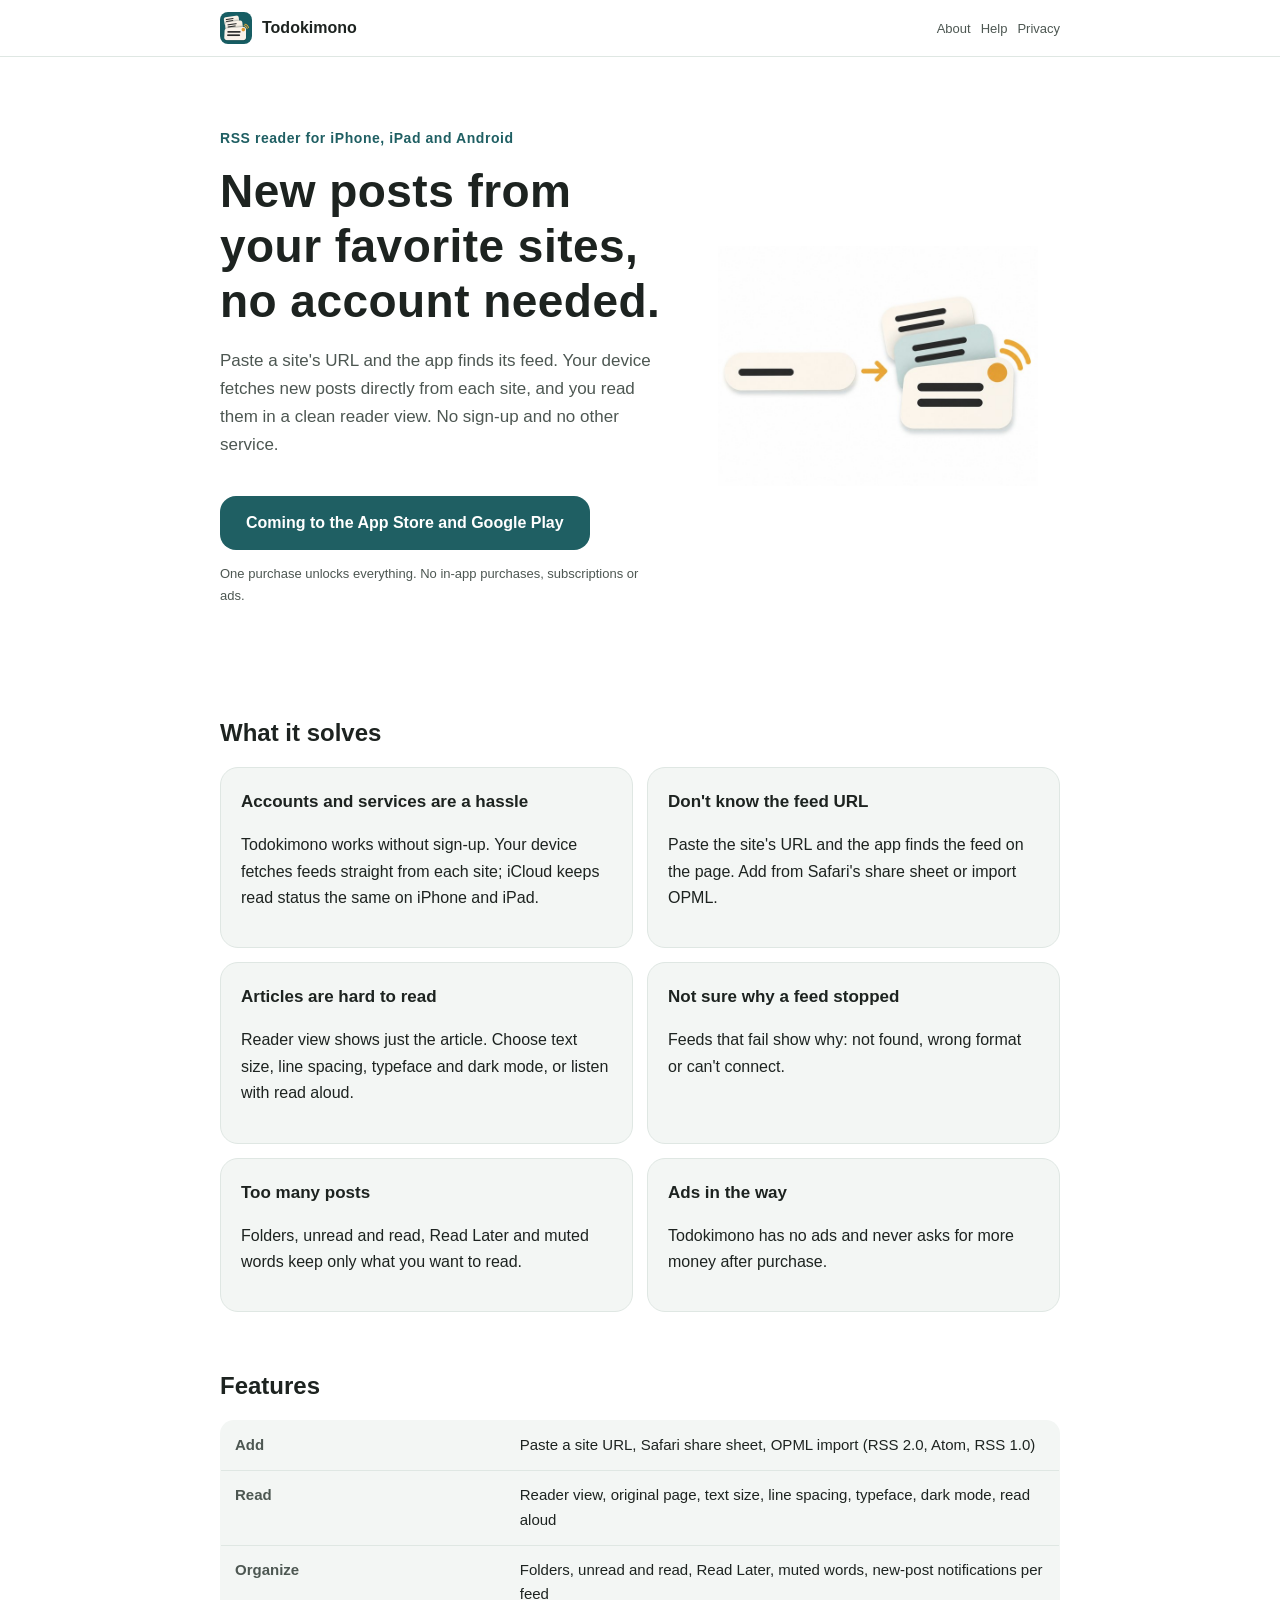
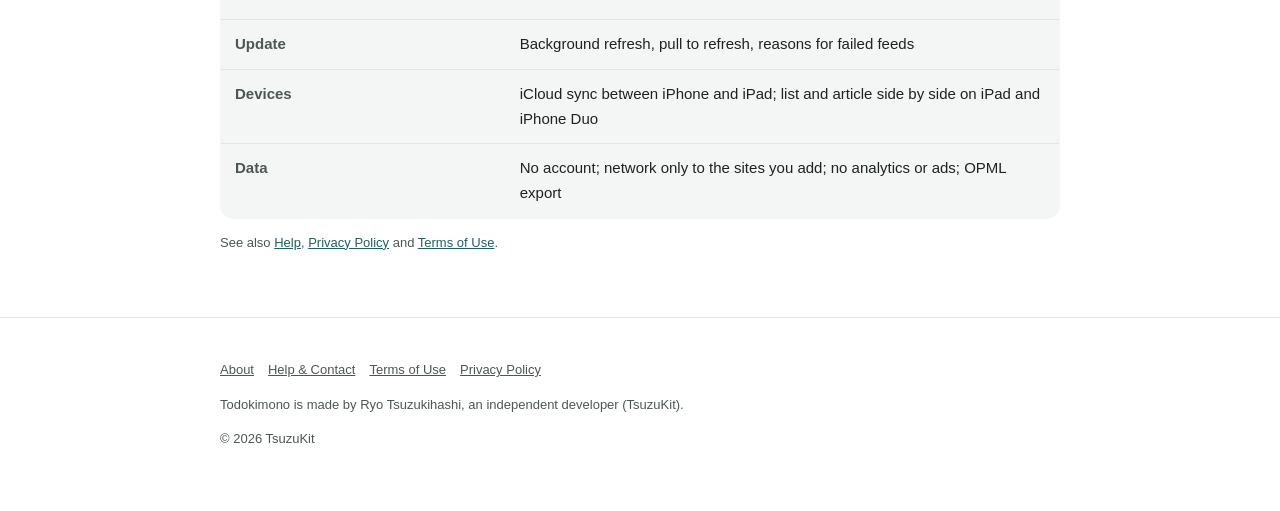
<file: index.html>
<!DOCTYPE html>
<html lang="ja" data-title-ja="とどきもの｜アカウントなしの RSS リーダー" data-title-en="Todokimono | RSS reader with no account">
<head>
<meta charset="UTF-8">
<meta name="viewport" content="width=device-width, initial-scale=1">
<script>(function(){var l=navigator.languages&&navigator.languages.length?navigator.languages:[navigator.language||"ja"],p="en";for(var i=0;i<l.length;i++){var c=String(l[i]).toLowerCase();if(c.indexOf("ja")===0){p="ja";break}if(c.indexOf("en")===0){p="en";break}}var d=document.documentElement;d.lang=p;var t=d.getAttribute("data-title-"+p);if(t){document.title=t}})();</script>
<title>とどきもの｜アカウントなしの RSS リーダー</title>
<meta name="description" content="好きなサイトの新しい記事が届いて並ぶ RSS リーダー。サイトの URL を貼るだけでフィードを見つけ、本文だけの読みやすい表示で読める。アカウントなし・端末が直に取りに行く・広告なしの買い切り。 / An RSS reader that collects new posts from the sites you choose. Paste a site&#x27;s URL to find its feed and read in a clean reader view. No account, no ads, one purchase.">
<meta property="og:title" content="とどきもの｜アカウントなしの RSS リーダー">
<meta property="og:description" content="好きなサイトの新しい記事が届いて並ぶ RSS リーダー。サイトの URL を貼るだけでフィードを見つけ、本文だけの読みやすい表示で読める。アカウントなし・端末が直に取りに行く・広告なしの買い切り。">
<meta property="og:type" content="website">
<meta property="og:url" content="https://todokimono.tsuzukit.com/">
<meta property="og:image" content="https://todokimono.tsuzukit.com/assets/og.jpg">
<link rel="icon" href="assets/icon.png">
<link rel="apple-touch-icon" href="assets/icon.png">
<link rel="stylesheet" href="style.css">
</head>
<body>
<div data-l="ja" lang="ja">
<header class="site"><div class="wrap">
<a class="brand" href="./"><img src="assets/icon.png" alt="" width="32" height="32">とどきもの</a>
<nav class="site"><a href="./">紹介</a><a href="support.html">使い方</a><a href="privacy.html">プライバシー</a></nav>
</div></header>
<main class="wrap">
<section class="hero">
<div>
<p class="eyebrow">iPhone・iPad・Android の RSS リーダー</p>
<h1>好きなサイトの新着が、<br>アカウントなしで届く。</h1>
<p class="lead">サイトの URL を貼るだけで、ページからフィードを見つけます。新しい記事は端末が直にサイトへ取りに行き、本文だけの読みやすい表示で読めます。登録も、ほかのサービスもいりません。</p>
<a class="cta" href="#store" id="store">App Store・Google Play で配信予定</a>
<p class="note">買い切りで全部の機能が使えます。アプリ内課金・サブスクリプション・広告はありません。</p>
</div>
<img src="assets/hero.jpg" alt="URL を貼ると記事のカードが届くイラスト" width="360">
</section>

<h2>こんな困りごとのために</h2>
<div class="grid two">
<div class="card"><h3>アカウントやサービスが面倒</h3><p>とどきものは登録なしで使えます。フィードは端末がサイトから直に取りに行きます。iPhone と iPad の既読は iCloud でそろいます。</p></div>
<div class="card"><h3>フィードの URL が分からない</h3><p>サイトの URL を貼るだけで、ページからフィードを見つけます。Safari の共有からも足せます。OPML の読みこみもできます。</p></div>
<div class="card"><h3>記事が読みにくい</h3><p>本文だけを抜き出した表示で読めます。字の大きさ・行間・書体・暗い表示を選べ、端末の声で読み上げもできます。</p></div>
<div class="card"><h3>更新されない理由が分からない</h3><p>取れなかったフィードには、見つからない・形が違う・つながらない、の理由を出します。</p></div>
<div class="card"><h3>記事が多すぎる</h3><p>フォルダ・未読と既読・あとで読む・語のミュートで、読みたいものだけを並べます。</p></div>
<div class="card"><h3>広告がじゃま</h3><p>とどきものに広告はありません。買い切りで、あとから支払いを求めることもありません。</p></div>
</div>

<h2>できること</h2>
<table>
<tr><th>足す</th><td>サイトの URL を貼る・Safari の共有から・OPML の読みこみ（RSS 2.0・Atom・RSS 1.0）</td></tr>
<tr><th>読む</th><td>本文だけの読みやすい表示・元のページ・字の大きさ・行間・書体・暗い表示・読み上げ</td></tr>
<tr><th>整理</th><td>フォルダ・未読と既読・あとで読む・語のミュート・フィードごとの新着の通知</td></tr>
<tr><th>更新</th><td>裏で取りに行く・引っぱって更新・取れなかった理由</td></tr>
<tr><th>端末</th><td>iCloud で iPhone と iPad をそろえる・iPad と iPhone Duo では一覧と本文を左右に</td></tr>
<tr><th>データ</th><td>アカウントなし・通信はあなたが足したサイトだけ・解析と広告なし・OPML の書き出し</td></tr>
</table>
<p class="note"><a href="support.html">使い方</a>・<a href="privacy.html">プライバシーポリシー</a>・<a href="terms.html">利用規約</a>もご覧ください。</p>
</main>
<footer class="site"><div class="wrap">
<p><a href="./">紹介</a><a href="support.html">使い方とお問い合わせ</a><a href="terms.html">利用規約</a><a href="privacy.html">プライバシーポリシー</a></p>
<p>とどきものは、個人開発者の續橋涼（TsuzuKit）が作っているアプリです。</p>
<p>© 2026 TsuzuKit</p>
</div></footer>
</div>
<div data-l="en" lang="en">
<header class="site"><div class="wrap">
<a class="brand" href="./"><img src="assets/icon.png" alt="" width="32" height="32">Todokimono</a>
<nav class="site"><a href="./">About</a><a href="support.html">Help</a><a href="privacy.html">Privacy</a></nav>
</div></header>
<main class="wrap">
<section class="hero">
<div>
<p class="eyebrow">RSS reader for iPhone, iPad and Android</p>
<h1>New posts from your favorite sites,<br>no account needed.</h1>
<p class="lead">Paste a site's URL and the app finds its feed. Your device fetches new posts directly from each site, and you read them in a clean reader view. No sign-up and no other service.</p>
<a class="cta" href="#store" id="store">Coming to the App Store and Google Play</a>
<p class="note">One purchase unlocks everything. No in-app purchases, subscriptions or ads.</p>
</div>
<img src="assets/hero.jpg" alt="Illustration of a pasted URL bringing in article cards" width="360">
</section>

<h2>What it solves</h2>
<div class="grid two">
<div class="card"><h3>Accounts and services are a hassle</h3><p>Todokimono works without sign-up. Your device fetches feeds straight from each site; iCloud keeps read status the same on iPhone and iPad.</p></div>
<div class="card"><h3>Don't know the feed URL</h3><p>Paste the site's URL and the app finds the feed on the page. Add from Safari's share sheet or import OPML.</p></div>
<div class="card"><h3>Articles are hard to read</h3><p>Reader view shows just the article. Choose text size, line spacing, typeface and dark mode, or listen with read aloud.</p></div>
<div class="card"><h3>Not sure why a feed stopped</h3><p>Feeds that fail show why: not found, wrong format or can't connect.</p></div>
<div class="card"><h3>Too many posts</h3><p>Folders, unread and read, Read Later and muted words keep only what you want to read.</p></div>
<div class="card"><h3>Ads in the way</h3><p>Todokimono has no ads and never asks for more money after purchase.</p></div>
</div>

<h2>Features</h2>
<table>
<tr><th>Add</th><td>Paste a site URL, Safari share sheet, OPML import (RSS 2.0, Atom, RSS 1.0)</td></tr>
<tr><th>Read</th><td>Reader view, original page, text size, line spacing, typeface, dark mode, read aloud</td></tr>
<tr><th>Organize</th><td>Folders, unread and read, Read Later, muted words, new-post notifications per feed</td></tr>
<tr><th>Update</th><td>Background refresh, pull to refresh, reasons for failed feeds</td></tr>
<tr><th>Devices</th><td>iCloud sync between iPhone and iPad; list and article side by side on iPad and iPhone Duo</td></tr>
<tr><th>Data</th><td>No account; network only to the sites you add; no analytics or ads; OPML export</td></tr>
</table>
<p class="note">See also <a href="support.html">Help</a>, <a href="privacy.html">Privacy Policy</a> and <a href="terms.html">Terms of Use</a>.</p>
</main>
<footer class="site"><div class="wrap">
<p><a href="./">About</a><a href="support.html">Help & Contact</a><a href="terms.html">Terms of Use</a><a href="privacy.html">Privacy Policy</a></p>
<p>Todokimono is made by Ryo Tsuzukihashi, an independent developer (TsuzuKit).</p>
<p>© 2026 TsuzuKit</p>
</div></footer>
</div>
</body>
</html>
</file>
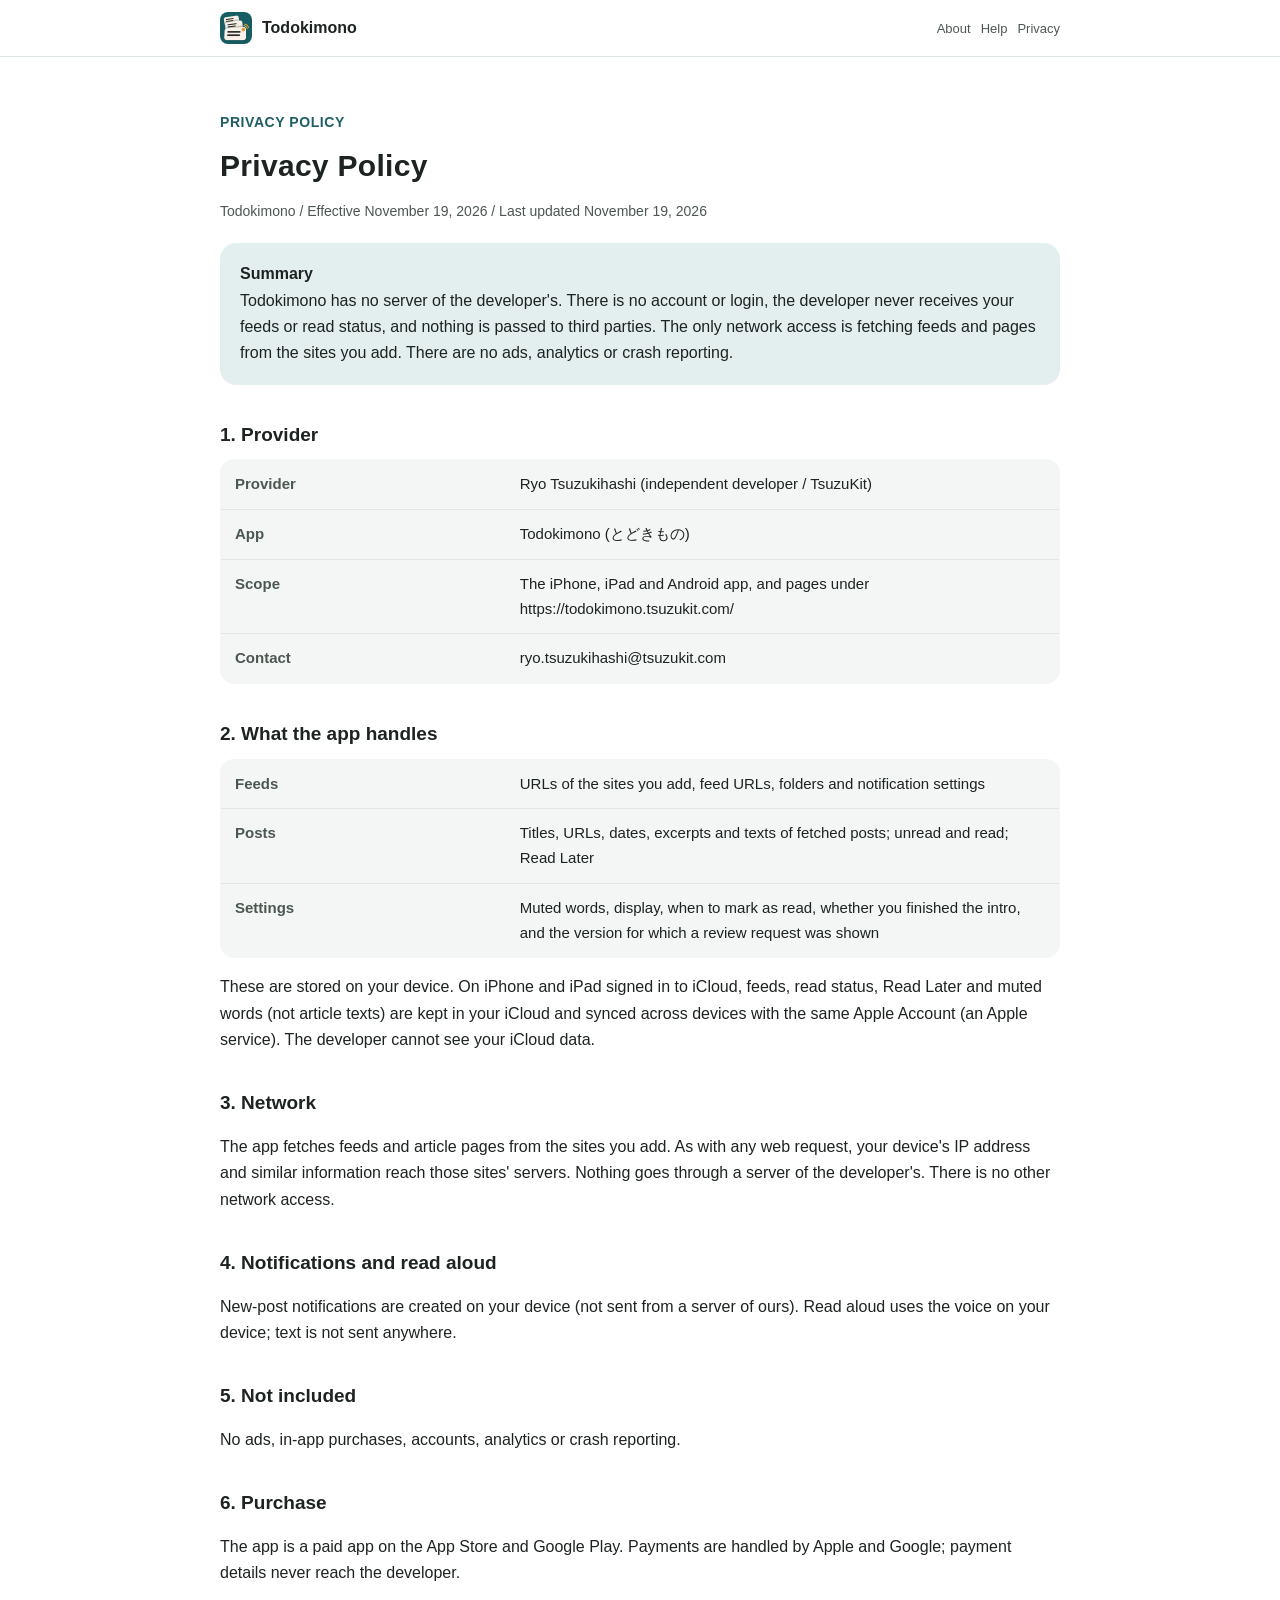
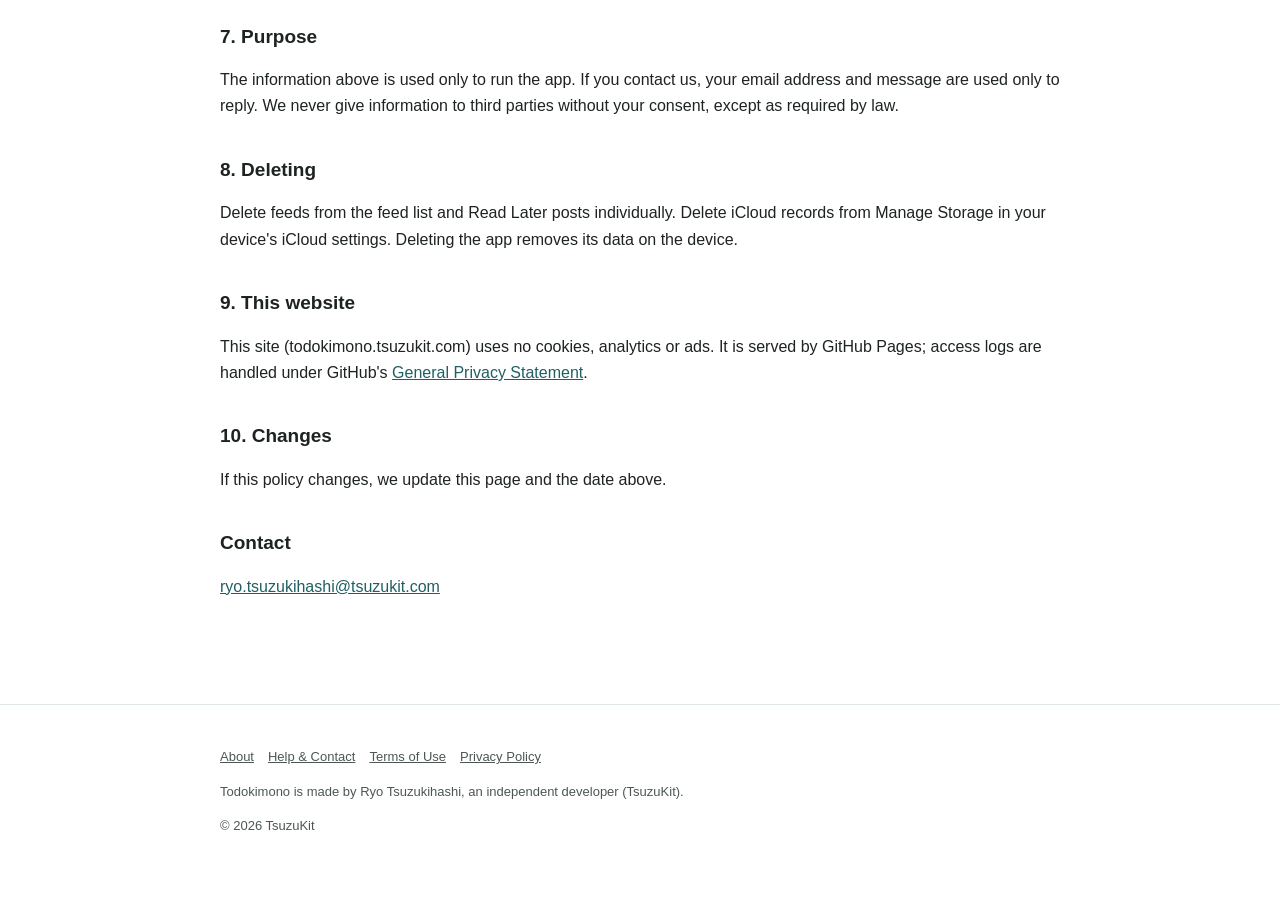
<file: privacy.html>
<!DOCTYPE html>
<html lang="ja" data-title-ja="プライバシーポリシー - とどきもの" data-title-en="Privacy Policy - Todokimono">
<head>
<meta charset="UTF-8">
<meta name="viewport" content="width=device-width, initial-scale=1">
<script>(function(){var l=navigator.languages&&navigator.languages.length?navigator.languages:[navigator.language||"ja"],p="en";for(var i=0;i<l.length;i++){var c=String(l[i]).toLowerCase();if(c.indexOf("ja")===0){p="ja";break}if(c.indexOf("en")===0){p="en";break}}var d=document.documentElement;d.lang=p;var t=d.getAttribute("data-title-"+p);if(t){document.title=t}})();</script>
<title>プライバシーポリシー - とどきもの</title>
<meta name="description" content="とどきもののプライバシーポリシー。開発者は個人情報を集めません。通信は、あなたが足したサイトのフィードとページを取りに行くときだけです。 / Privacy Policy for Todokimono. The developer collects no personal information. The only network access is fetching feeds and pages from the sites you add.">
<meta property="og:title" content="プライバシーポリシー - とどきもの">
<meta property="og:description" content="とどきもののプライバシーポリシー。開発者は個人情報を集めません。通信は、あなたが足したサイトのフィードとページを取りに行くときだけです。">
<meta property="og:type" content="website">
<meta property="og:url" content="https://todokimono.tsuzukit.com/privacy.html">
<meta property="og:image" content="https://todokimono.tsuzukit.com/assets/og.jpg">
<link rel="icon" href="assets/icon.png">
<link rel="apple-touch-icon" href="assets/icon.png">
<link rel="stylesheet" href="style.css">
</head>
<body>
<div data-l="ja" lang="ja">
<header class="site"><div class="wrap">
<a class="brand" href="./"><img src="assets/icon.png" alt="" width="32" height="32">とどきもの</a>
<nav class="site"><a href="./">紹介</a><a href="support.html">使い方</a><a href="privacy.html">プライバシー</a></nav>
</div></header>
<main class="wrap">
<article class="doc">
<p class="eyebrow">PRIVACY POLICY</p>
<h1>プライバシーポリシー</h1>
<p class="meta">とどきもの／制定日 2026年11月19日／改定日 2026年11月19日</p>
<div class="summary"><strong>このポリシーの要旨</strong><br>とどきものは、開発者のサーバーを持たないアプリです。アカウント登録やログインはなく、開発者があなたのフィードや既読の記録を受け取ることはありません。第三者に渡すこともありません。通信は、あなたが足したサイトのフィードとページを取りに行くときだけです。広告、分析ツール、クラッシュを報告する仕組みは入れていません。</div>
<h2>1. 提供者</h2>
<table>
<tr><th>提供者</th><td>續橋涼（個人開発者 / TsuzuKit）</td></tr>
<tr><th>アプリ名</th><td>とどきもの（英語名 Todokimono）</td></tr>
<tr><th>対象</th><td>iPhone・iPad・Android 向けアプリと、このページを含む https://todokimono.tsuzukit.com/ 配下のページ</td></tr>
<tr><th>連絡先</th><td>ryo.tsuzukihashi@tsuzukit.com</td></tr>
</table>
<h2>2. アプリが扱うもの</h2>
<table>
<tr><th>フィード</th><td>あなたが足したサイトの URL・フィードの URL・フォルダ・通知の設定</td></tr>
<tr><th>記事</th><td>取ってきた記事の題・URL・日付・抜粋・本文、未読と既読、あとで読む</td></tr>
<tr><th>アプリの設定</th><td>ミュートの語・表示・既読にする時・案内を終えたかどうか・レビューのお願いを出した版</td></tr>
</table>
<p>これらは端末の中に保存します。iCloud に入っている iPhone・iPad では、フィード・既読・あとで読む・ミュートの語（記事の本文は含みません）をあなたの iCloud に置き、同じ Apple アカウントの端末でそろえます（Apple のサービス）。開発者は、あなたの iCloud の中身を見ることはできません。</p>
<h2>3. 通信</h2>
<p>あなたが足したサイトから、フィードと記事のページを取ってきます。このとき、ふつうのウェブの通信と同じく、あなたの端末の IP アドレスなどがそのサイトのサーバーに届きます。開発者のサーバーは通りません。ほかの通信はしません。</p>
<h2>4. 通知と読み上げ</h2>
<p>新着の通知は、端末の中で作る通知です（開発者のサーバーから送る通知ではありません）。読み上げは端末の中の声（OS の機能）で行い、文をどこかに送ることはありません。</p>
<h2>5. 入れていないもの</h2>
<p>広告・アプリ内課金・アカウント登録・分析ツール・クラッシュの報告は入れていません。</p>
<h2>6. 購入</h2>
<p>本アプリは App Store と Google Play の有料アプリです。お支払いは Apple・Google が処理し、支払いの情報は開発者には届きません。</p>
<h2>7. 情報を使う目的</h2>
<p>上のものは、アプリを動かすためだけに使います。お問い合わせをいただいたときは、メールアドレスと内容をお返事のためだけに使います。法令にもとづく場合を除き、本人の同意なく第三者に渡すことはありません。</p>
<h2>8. 消したいとき</h2>
<p>フィードはフィードの一覧から、あとで読むの記事はそれぞれ消せます。iCloud の記録は、端末の設定の iCloud の「ストレージを管理」から消せます。アプリを消すと、端末の中のデータは消えます。</p>
<h2>9. このウェブサイトについて</h2>
<p>このサイト（todokimono.tsuzukit.com）は、Cookie も、アクセスを計測する仕組みも、広告も使っていません。サイトは GitHub Pages で配信しており、配信の記録は GitHub の <a href="https://docs.github.com/ja/site-policy/privacy-policies/github-general-privacy-statement">プライバシーについての声明</a> に沿って扱われます。</p>
<h2>10. 改定</h2>
<p>このポリシーを変えるときは、このページを書きかえ、上の改定日を新しくします。</p>
<h2>お問い合わせ</h2>
<p><a href="mailto:ryo.tsuzukihashi@tsuzukit.com">ryo.tsuzukihashi@tsuzukit.com</a></p>
</article>
</main>
<footer class="site"><div class="wrap">
<p><a href="./">紹介</a><a href="support.html">使い方とお問い合わせ</a><a href="terms.html">利用規約</a><a href="privacy.html">プライバシーポリシー</a></p>
<p>とどきものは、個人開発者の續橋涼（TsuzuKit）が作っているアプリです。</p>
<p>© 2026 TsuzuKit</p>
</div></footer>
</div>
<div data-l="en" lang="en">
<header class="site"><div class="wrap">
<a class="brand" href="./"><img src="assets/icon.png" alt="" width="32" height="32">Todokimono</a>
<nav class="site"><a href="./">About</a><a href="support.html">Help</a><a href="privacy.html">Privacy</a></nav>
</div></header>
<main class="wrap">
<article class="doc">
<p class="eyebrow">PRIVACY POLICY</p>
<h1>Privacy Policy</h1>
<p class="meta">Todokimono / Effective November 19, 2026 / Last updated November 19, 2026</p>
<div class="summary"><strong>Summary</strong><br>Todokimono has no server of the developer's. There is no account or login, the developer never receives your feeds or read status, and nothing is passed to third parties. The only network access is fetching feeds and pages from the sites you add. There are no ads, analytics or crash reporting.</div>
<h2>1. Provider</h2>
<table>
<tr><th>Provider</th><td>Ryo Tsuzukihashi (independent developer / TsuzuKit)</td></tr>
<tr><th>App</th><td>Todokimono (とどきもの)</td></tr>
<tr><th>Scope</th><td>The iPhone, iPad and Android app, and pages under https://todokimono.tsuzukit.com/</td></tr>
<tr><th>Contact</th><td>ryo.tsuzukihashi@tsuzukit.com</td></tr>
</table>
<h2>2. What the app handles</h2>
<table>
<tr><th>Feeds</th><td>URLs of the sites you add, feed URLs, folders and notification settings</td></tr>
<tr><th>Posts</th><td>Titles, URLs, dates, excerpts and texts of fetched posts; unread and read; Read Later</td></tr>
<tr><th>Settings</th><td>Muted words, display, when to mark as read, whether you finished the intro, and the version for which a review request was shown</td></tr>
</table>
<p>These are stored on your device. On iPhone and iPad signed in to iCloud, feeds, read status, Read Later and muted words (not article texts) are kept in your iCloud and synced across devices with the same Apple Account (an Apple service). The developer cannot see your iCloud data.</p>
<h2>3. Network</h2>
<p>The app fetches feeds and article pages from the sites you add. As with any web request, your device's IP address and similar information reach those sites' servers. Nothing goes through a server of the developer's. There is no other network access.</p>
<h2>4. Notifications and read aloud</h2>
<p>New-post notifications are created on your device (not sent from a server of ours). Read aloud uses the voice on your device; text is not sent anywhere.</p>
<h2>5. Not included</h2>
<p>No ads, in-app purchases, accounts, analytics or crash reporting.</p>
<h2>6. Purchase</h2>
<p>The app is a paid app on the App Store and Google Play. Payments are handled by Apple and Google; payment details never reach the developer.</p>
<h2>7. Purpose</h2>
<p>The information above is used only to run the app. If you contact us, your email address and message are used only to reply. We never give information to third parties without your consent, except as required by law.</p>
<h2>8. Deleting</h2>
<p>Delete feeds from the feed list and Read Later posts individually. Delete iCloud records from Manage Storage in your device's iCloud settings. Deleting the app removes its data on the device.</p>
<h2>9. This website</h2>
<p>This site (todokimono.tsuzukit.com) uses no cookies, analytics or ads. It is served by GitHub Pages; access logs are handled under GitHub's <a href="https://docs.github.com/en/site-policy/privacy-policies/github-general-privacy-statement">General Privacy Statement</a>.</p>
<h2>10. Changes</h2>
<p>If this policy changes, we update this page and the date above.</p>
<h2>Contact</h2>
<p><a href="mailto:ryo.tsuzukihashi@tsuzukit.com">ryo.tsuzukihashi@tsuzukit.com</a></p>
</article>
</main>
<footer class="site"><div class="wrap">
<p><a href="./">About</a><a href="support.html">Help & Contact</a><a href="terms.html">Terms of Use</a><a href="privacy.html">Privacy Policy</a></p>
<p>Todokimono is made by Ryo Tsuzukihashi, an independent developer (TsuzuKit).</p>
<p>© 2026 TsuzuKit</p>
</div></footer>
</div>
</body>
</html>
</file>
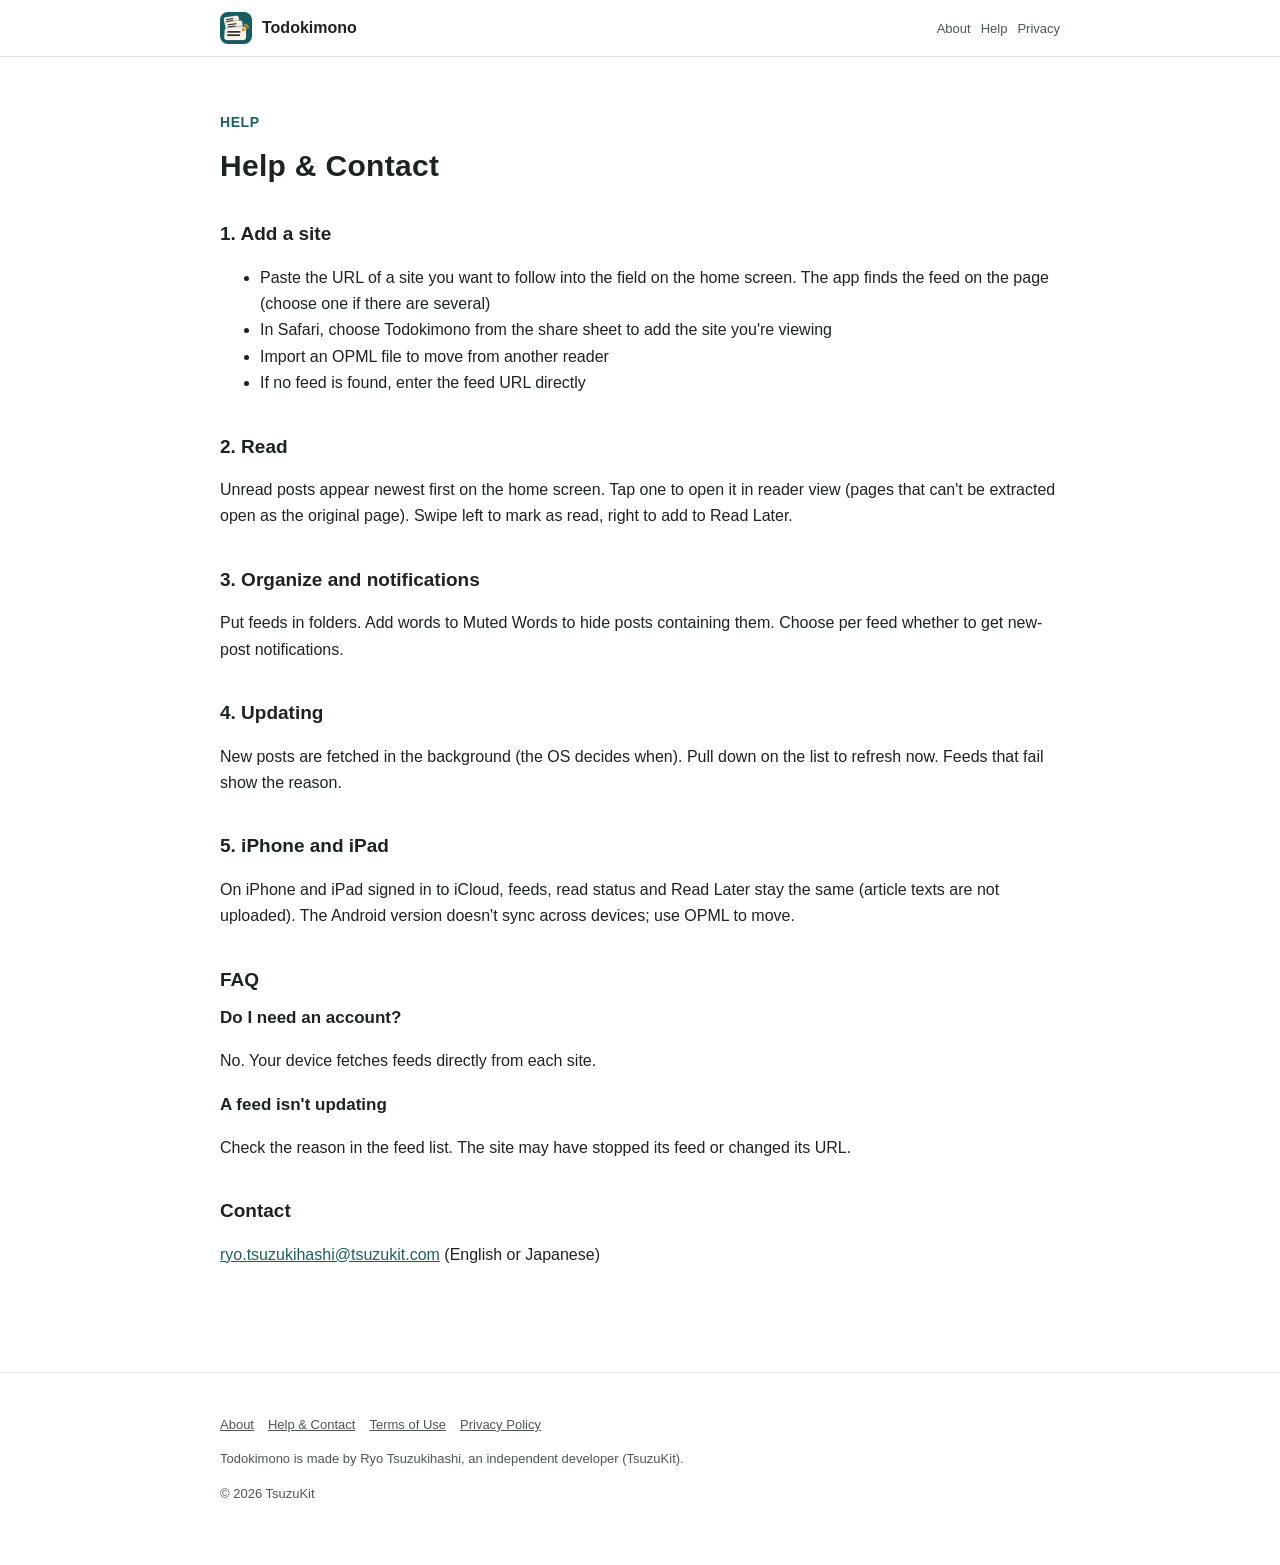
<file: support.html>
<!DOCTYPE html>
<html lang="ja" data-title-ja="使い方とお問い合わせ - とどきもの" data-title-en="Help &amp; Contact - Todokimono">
<head>
<meta charset="UTF-8">
<meta name="viewport" content="width=device-width, initial-scale=1">
<script>(function(){var l=navigator.languages&&navigator.languages.length?navigator.languages:[navigator.language||"ja"],p="en";for(var i=0;i<l.length;i++){var c=String(l[i]).toLowerCase();if(c.indexOf("ja")===0){p="ja";break}if(c.indexOf("en")===0){p="en";break}}var d=document.documentElement;d.lang=p;var t=d.getAttribute("data-title-"+p);if(t){document.title=t}})();</script>
<title>使い方とお問い合わせ - とどきもの</title>
<meta name="description" content="とどきものの使い方（サイトを足す・読む・整理・通知・OPML）とよくあるご質問、お問い合わせ。 / How to use Todokimono (adding sites, reading, organizing, notifications, OPML), FAQ and contact.">
<meta property="og:title" content="使い方とお問い合わせ - とどきもの">
<meta property="og:description" content="とどきものの使い方（サイトを足す・読む・整理・通知・OPML）とよくあるご質問、お問い合わせ。">
<meta property="og:type" content="website">
<meta property="og:url" content="https://todokimono.tsuzukit.com/support.html">
<meta property="og:image" content="https://todokimono.tsuzukit.com/assets/og.jpg">
<link rel="icon" href="assets/icon.png">
<link rel="apple-touch-icon" href="assets/icon.png">
<link rel="stylesheet" href="style.css">
</head>
<body>
<div data-l="ja" lang="ja">
<header class="site"><div class="wrap">
<a class="brand" href="./"><img src="assets/icon.png" alt="" width="32" height="32">とどきもの</a>
<nav class="site"><a href="./">紹介</a><a href="support.html">使い方</a><a href="privacy.html">プライバシー</a></nav>
</div></header>
<main class="wrap">
<article class="doc">
<p class="eyebrow">HELP</p>
<h1>使い方とお問い合わせ</h1>
<h2>1. サイトを足す</h2>
<ul>
<li>ホームの欄に、読みたいサイトの URL を貼ります。ページからフィードを見つけて足します（フィードが複数あれば選べます）</li>
<li>Safari で見ているサイトは、共有から［とどきもの］を選ぶと足せます</li>
<li>ほかのリーダーからは、OPML のファイルを読みこんで移せます</li>
<li>フィードが見つからないときは、フィードの URL を直接入れられます</li>
</ul>
<h2>2. 読む</h2>
<p>ホームに未読の記事が新しい順に並びます。押すと本文だけの読みやすい表示で開きます（抜き出せないページは元のページで開きます）。左へなぞると既読、右へなぞるとあとで読むに入ります。</p>
<h2>3. 整理と通知</h2>
<p>フィードはフォルダに分けられます。見たくない語はミュートの語に入れると、その語の記事を隠します。フィードごとに、新着の通知を出すかを選べます。</p>
<h2>4. 更新</h2>
<p>新しい記事は裏で取りに行きます（いつ取りに行くかは OS が決めます）。すぐに見たいときは、一覧を引っぱって更新します。取れなかったフィードには理由が出ます。</p>
<h2>5. iPhone と iPad</h2>
<p>iCloud に入っている iPhone・iPad では、フィード・既読・あとで読むが同じになります（記事の本文は送りません）。Android 版は端末をまたいだ同期をしないので、OPML で移してください。</p>
<h2>よくあるご質問</h2>
<h3>アカウントは要りますか</h3>
<p>要りません。端末がサイトから直にフィードを取りに行きます。</p>
<h3>記事が更新されません</h3>
<p>フィードの一覧で、取れなかった理由を見てください。サイトがフィードをやめた・URL が変わった、ということがあります。</p>
<h2>お問い合わせ</h2>
<p><a href="mailto:ryo.tsuzukihashi@tsuzukit.com">ryo.tsuzukihashi@tsuzukit.com</a>（日本語・英語）</p>
</article>
</main>
<footer class="site"><div class="wrap">
<p><a href="./">紹介</a><a href="support.html">使い方とお問い合わせ</a><a href="terms.html">利用規約</a><a href="privacy.html">プライバシーポリシー</a></p>
<p>とどきものは、個人開発者の續橋涼（TsuzuKit）が作っているアプリです。</p>
<p>© 2026 TsuzuKit</p>
</div></footer>
</div>
<div data-l="en" lang="en">
<header class="site"><div class="wrap">
<a class="brand" href="./"><img src="assets/icon.png" alt="" width="32" height="32">Todokimono</a>
<nav class="site"><a href="./">About</a><a href="support.html">Help</a><a href="privacy.html">Privacy</a></nav>
</div></header>
<main class="wrap">
<article class="doc">
<p class="eyebrow">HELP</p>
<h1>Help &amp; Contact</h1>
<h2>1. Add a site</h2>
<ul>
<li>Paste the URL of a site you want to follow into the field on the home screen. The app finds the feed on the page (choose one if there are several)</li>
<li>In Safari, choose Todokimono from the share sheet to add the site you're viewing</li>
<li>Import an OPML file to move from another reader</li>
<li>If no feed is found, enter the feed URL directly</li>
</ul>
<h2>2. Read</h2>
<p>Unread posts appear newest first on the home screen. Tap one to open it in reader view (pages that can't be extracted open as the original page). Swipe left to mark as read, right to add to Read Later.</p>
<h2>3. Organize and notifications</h2>
<p>Put feeds in folders. Add words to Muted Words to hide posts containing them. Choose per feed whether to get new-post notifications.</p>
<h2>4. Updating</h2>
<p>New posts are fetched in the background (the OS decides when). Pull down on the list to refresh now. Feeds that fail show the reason.</p>
<h2>5. iPhone and iPad</h2>
<p>On iPhone and iPad signed in to iCloud, feeds, read status and Read Later stay the same (article texts are not uploaded). The Android version doesn't sync across devices; use OPML to move.</p>
<h2>FAQ</h2>
<h3>Do I need an account?</h3>
<p>No. Your device fetches feeds directly from each site.</p>
<h3>A feed isn't updating</h3>
<p>Check the reason in the feed list. The site may have stopped its feed or changed its URL.</p>
<h2>Contact</h2>
<p><a href="mailto:ryo.tsuzukihashi@tsuzukit.com">ryo.tsuzukihashi@tsuzukit.com</a> (English or Japanese)</p>
</article>
</main>
<footer class="site"><div class="wrap">
<p><a href="./">About</a><a href="support.html">Help & Contact</a><a href="terms.html">Terms of Use</a><a href="privacy.html">Privacy Policy</a></p>
<p>Todokimono is made by Ryo Tsuzukihashi, an independent developer (TsuzuKit).</p>
<p>© 2026 TsuzuKit</p>
</div></footer>
</div>
</body>
</html>
</file>
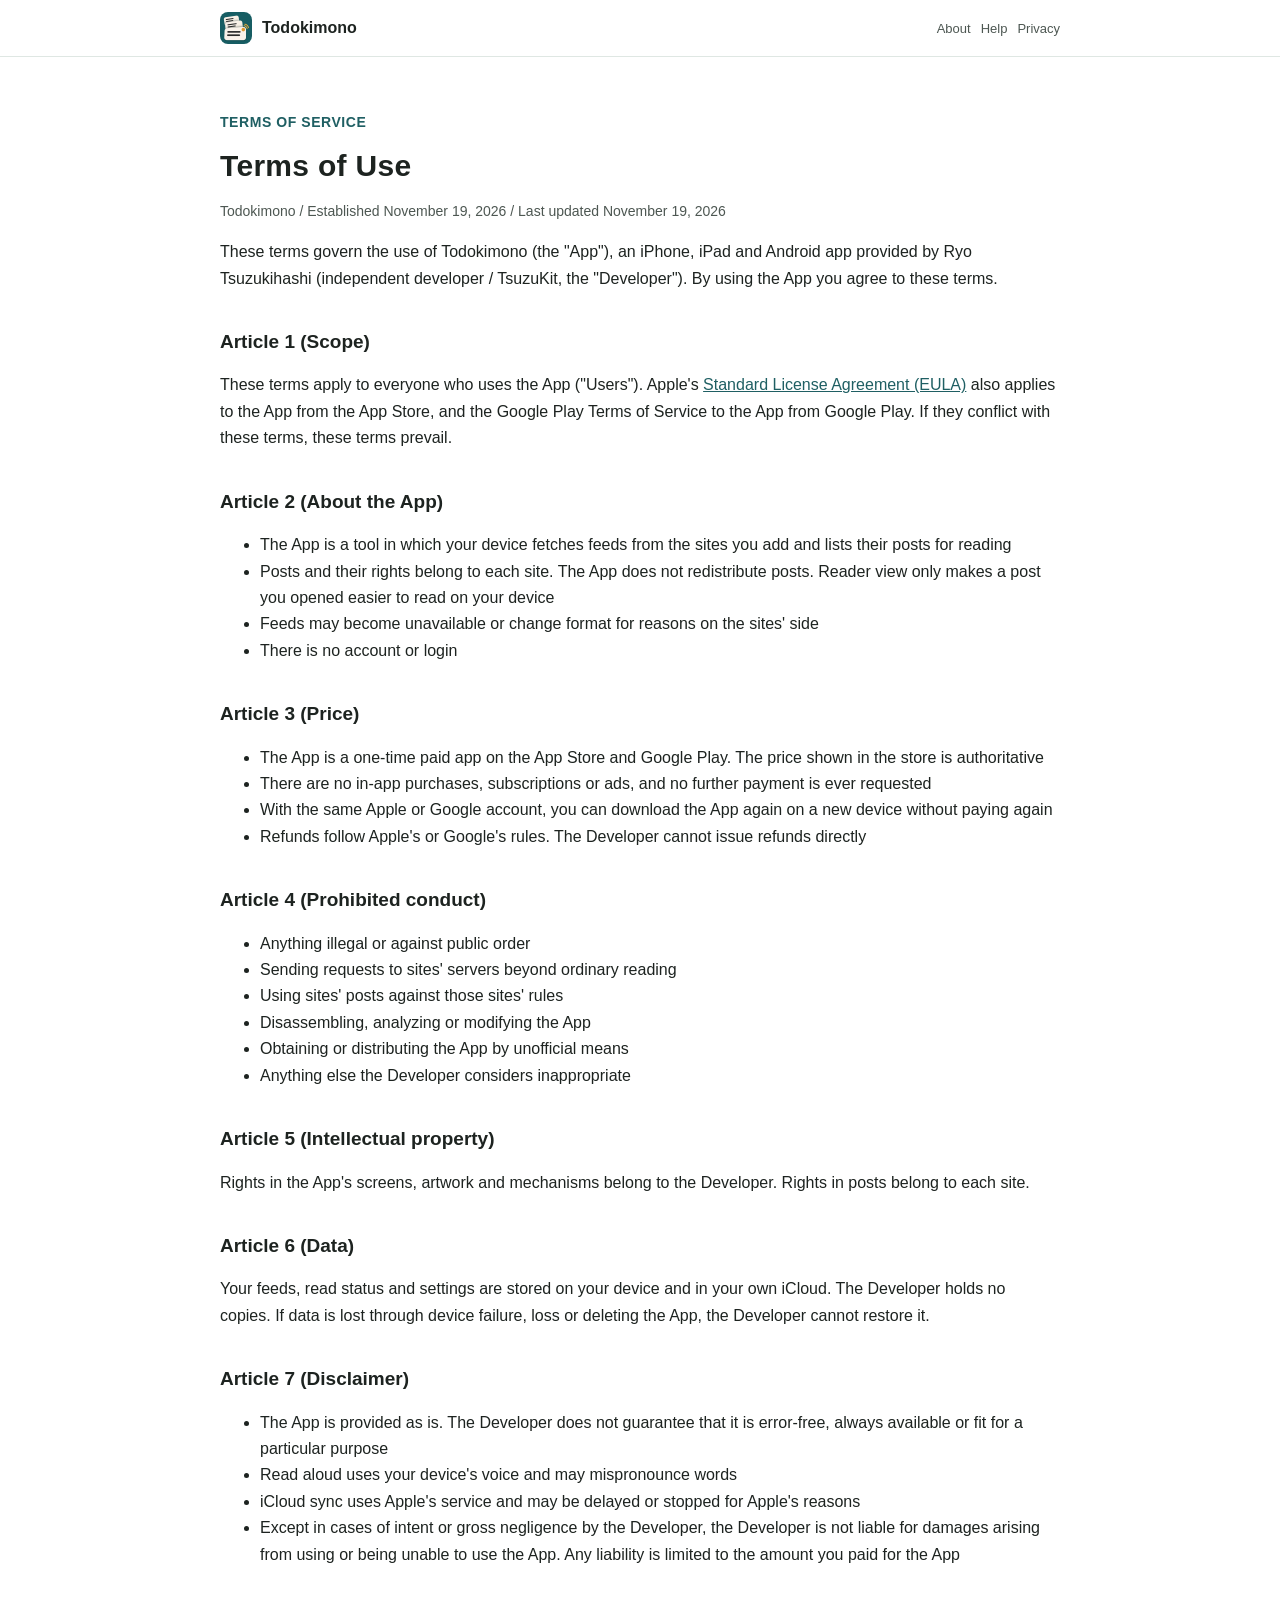
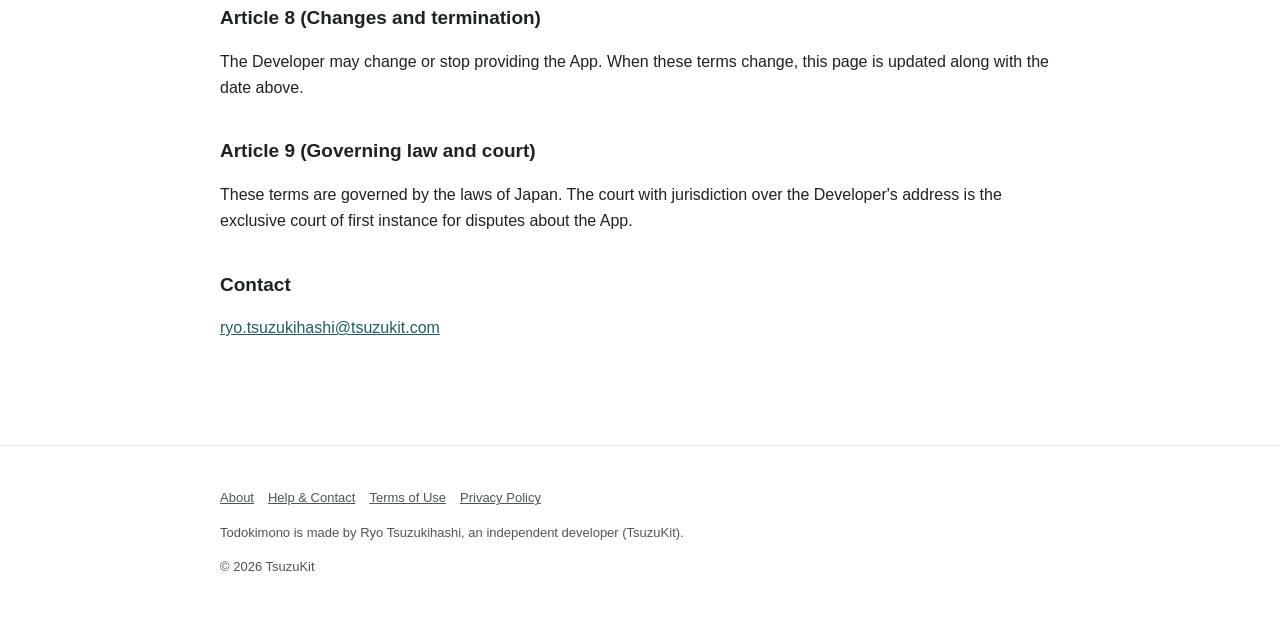
<file: terms.html>
<!DOCTYPE html>
<html lang="ja" data-title-ja="利用規約 - とどきもの" data-title-en="Terms of Use - Todokimono">
<head>
<meta charset="UTF-8">
<meta name="viewport" content="width=device-width, initial-scale=1">
<script>(function(){var l=navigator.languages&&navigator.languages.length?navigator.languages:[navigator.language||"ja"],p="en";for(var i=0;i<l.length;i++){var c=String(l[i]).toLowerCase();if(c.indexOf("ja")===0){p="ja";break}if(c.indexOf("en")===0){p="en";break}}var d=document.documentElement;d.lang=p;var t=d.getAttribute("data-title-"+p);if(t){document.title=t}})();</script>
<title>利用規約 - とどきもの</title>
<meta name="description" content="とどきものの利用規約。 / Terms of Use for Todokimono.">
<meta property="og:title" content="利用規約 - とどきもの">
<meta property="og:description" content="とどきものの利用規約。">
<meta property="og:type" content="website">
<meta property="og:url" content="https://todokimono.tsuzukit.com/terms.html">
<meta property="og:image" content="https://todokimono.tsuzukit.com/assets/og.jpg">
<link rel="icon" href="assets/icon.png">
<link rel="apple-touch-icon" href="assets/icon.png">
<link rel="stylesheet" href="style.css">
</head>
<body>
<div data-l="ja" lang="ja">
<header class="site"><div class="wrap">
<a class="brand" href="./"><img src="assets/icon.png" alt="" width="32" height="32">とどきもの</a>
<nav class="site"><a href="./">紹介</a><a href="support.html">使い方</a><a href="privacy.html">プライバシー</a></nav>
</div></header>
<main class="wrap">
<article class="doc">
<p class="eyebrow">TERMS OF SERVICE</p>
<h1>利用規約</h1>
<p class="meta">とどきもの／制定日 2026年11月19日／改定日 2026年11月19日</p>
<p>この規約は、續橋涼（個人開発者 / TsuzuKit。以下「開発者」）が提供する iPhone・iPad・Android アプリ「とどきもの」（以下「本アプリ」）を使うときの決まりです。本アプリを使った時点で、この規約に同意したものとします。</p>
<h2>第1条（適用）</h2>
<p>この規約は、本アプリを使うすべての方（以下「利用者」）に適用されます。App Store から入れた本アプリには、Apple が定める<a href="https://www.apple.com/legal/internet-services/itunes/dev/stdeula/">標準のライセンス契約（EULA）</a>も、Google Play から入れた本アプリには Google Play の利用規約も、あわせて適用されます。この規約とそれらが食い違うときは、この規約を優先します。</p>
<h2>第2条（本アプリについて）</h2>
<ul>
<li>本アプリは、利用者が足したサイトのフィードを利用者の端末が取りに行き、記事を並べて読むための道具です</li>
<li>記事の中身と権利は、それぞれのサイトにあります。本アプリは記事をほかに配りません。本文だけの表示は、利用者が開いた記事を利用者の端末で読みやすくするものです</li>
<li>サイトの都合で、フィードが取れないこと・形が変わることがあります</li>
<li>アカウント登録やログインはありません</li>
</ul>
<h2>第3条（料金）</h2>
<ul>
<li>本アプリは、App Store・Google Play で購入する買い切りの有料アプリです。価格はストアに表示されるものが正です</li>
<li>アプリ内課金、サブスクリプション、広告はありません。購入したあとに追加の支払いを求めることはありません</li>
<li>同じ Apple アカウント・Google アカウントであれば、機種変更やアプリの入れ直しのときに、もう一度お支払いいただかずにダウンロードできます</li>
<li>返金は Apple・Google の規定に従います。開発者が直接返金することはできません</li>
</ul>
<h2>第4条（禁止事項）</h2>
<p>本アプリを使うとき、次のことをしてはいけません。</p>
<ul>
<li>法令や公序良俗に反すること</li>
<li>サイトのサーバーに、ふつうに読む範囲を超えて続けて頼むこと</li>
<li>サイトの記事を、そのサイトの決まりに反して使うこと</li>
<li>本アプリを分解・解析・改変すること</li>
<li>本アプリを正規の方法以外で入手したり、配ったりすること</li>
<li>そのほか、開発者が不適切と判断すること</li>
</ul>
<h2>第5条（知的財産）</h2>
<p>本アプリの画面・絵・仕組みについての権利は、開発者にあります。記事の権利は、それぞれのサイトにあります。</p>
<h2>第6条（データ）</h2>
<p>フィード・既読・設定は、利用者の端末と、利用者の iCloud に保存されます。開発者はその記録を持っていません。端末の故障や紛失、アプリの削除などで消えても、開発者は元に戻すことができません。</p>
<h2>第7条（免責事項）</h2>
<ul>
<li>本アプリは、そのままの状態で提供します。開発者は、本アプリに誤りがないこと、いつでも使えること、特定の目的に合うことを保証しません</li>
<li>読み上げは端末の声で行うため、読み方が正しくないことがあります</li>
<li>iCloud の同期は Apple のサービスを使うため、Apple の都合で遅れたり止まったりすることがあります</li>
<li>本アプリを使ったこと、または使えなかったことで利用者や周りの人に損害が生じても、開発者に故意または重大な過失がある場合を除き、開発者は責任を負いません。責任を負う場合も、利用者が本アプリに支払った金額を上限とします</li>
</ul>
<h2>第8条（変更と終了）</h2>
<p>開発者は、本アプリの内容を変えること、提供を終えることがあります。この規約を変えるときは、このページを書きかえ、上の改定日を新しくします。</p>
<h2>第9条（準拠法と裁判所）</h2>
<p>この規約は日本法に従います。本アプリについての争いは、開発者の住所地を管轄する裁判所を、第一審の専属的な合意管轄裁判所とします。</p>
<h2>お問い合わせ</h2>
<p><a href="mailto:ryo.tsuzukihashi@tsuzukit.com">ryo.tsuzukihashi@tsuzukit.com</a></p>
</article>
</main>
<footer class="site"><div class="wrap">
<p><a href="./">紹介</a><a href="support.html">使い方とお問い合わせ</a><a href="terms.html">利用規約</a><a href="privacy.html">プライバシーポリシー</a></p>
<p>とどきものは、個人開発者の續橋涼（TsuzuKit）が作っているアプリです。</p>
<p>© 2026 TsuzuKit</p>
</div></footer>
</div>
<div data-l="en" lang="en">
<header class="site"><div class="wrap">
<a class="brand" href="./"><img src="assets/icon.png" alt="" width="32" height="32">Todokimono</a>
<nav class="site"><a href="./">About</a><a href="support.html">Help</a><a href="privacy.html">Privacy</a></nav>
</div></header>
<main class="wrap">
<article class="doc">
<p class="eyebrow">TERMS OF SERVICE</p>
<h1>Terms of Use</h1>
<p class="meta">Todokimono / Established November 19, 2026 / Last updated November 19, 2026</p>
<p>These terms govern the use of Todokimono (the "App"), an iPhone, iPad and Android app provided by Ryo Tsuzukihashi (independent developer / TsuzuKit, the "Developer"). By using the App you agree to these terms.</p>
<h2>Article 1 (Scope)</h2>
<p>These terms apply to everyone who uses the App ("Users"). Apple's <a href="https://www.apple.com/legal/internet-services/itunes/dev/stdeula/">Standard License Agreement (EULA)</a> also applies to the App from the App Store, and the Google Play Terms of Service to the App from Google Play. If they conflict with these terms, these terms prevail.</p>
<h2>Article 2 (About the App)</h2>
<ul>
<li>The App is a tool in which your device fetches feeds from the sites you add and lists their posts for reading</li>
<li>Posts and their rights belong to each site. The App does not redistribute posts. Reader view only makes a post you opened easier to read on your device</li>
<li>Feeds may become unavailable or change format for reasons on the sites' side</li>
<li>There is no account or login</li>
</ul>
<h2>Article 3 (Price)</h2>
<ul>
<li>The App is a one-time paid app on the App Store and Google Play. The price shown in the store is authoritative</li>
<li>There are no in-app purchases, subscriptions or ads, and no further payment is ever requested</li>
<li>With the same Apple or Google account, you can download the App again on a new device without paying again</li>
<li>Refunds follow Apple's or Google's rules. The Developer cannot issue refunds directly</li>
</ul>
<h2>Article 4 (Prohibited conduct)</h2>
<ul>
<li>Anything illegal or against public order</li>
<li>Sending requests to sites' servers beyond ordinary reading</li>
<li>Using sites' posts against those sites' rules</li>
<li>Disassembling, analyzing or modifying the App</li>
<li>Obtaining or distributing the App by unofficial means</li>
<li>Anything else the Developer considers inappropriate</li>
</ul>
<h2>Article 5 (Intellectual property)</h2>
<p>Rights in the App's screens, artwork and mechanisms belong to the Developer. Rights in posts belong to each site.</p>
<h2>Article 6 (Data)</h2>
<p>Your feeds, read status and settings are stored on your device and in your own iCloud. The Developer holds no copies. If data is lost through device failure, loss or deleting the App, the Developer cannot restore it.</p>
<h2>Article 7 (Disclaimer)</h2>
<ul>
<li>The App is provided as is. The Developer does not guarantee that it is error-free, always available or fit for a particular purpose</li>
<li>Read aloud uses your device's voice and may mispronounce words</li>
<li>iCloud sync uses Apple's service and may be delayed or stopped for Apple's reasons</li>
<li>Except in cases of intent or gross negligence by the Developer, the Developer is not liable for damages arising from using or being unable to use the App. Any liability is limited to the amount you paid for the App</li>
</ul>
<h2>Article 8 (Changes and termination)</h2>
<p>The Developer may change or stop providing the App. When these terms change, this page is updated along with the date above.</p>
<h2>Article 9 (Governing law and court)</h2>
<p>These terms are governed by the laws of Japan. The court with jurisdiction over the Developer's address is the exclusive court of first instance for disputes about the App.</p>
<h2>Contact</h2>
<p><a href="mailto:ryo.tsuzukihashi@tsuzukit.com">ryo.tsuzukihashi@tsuzukit.com</a></p>
</article>
</main>
<footer class="site"><div class="wrap">
<p><a href="./">About</a><a href="support.html">Help & Contact</a><a href="terms.html">Terms of Use</a><a href="privacy.html">Privacy Policy</a></p>
<p>Todokimono is made by Ryo Tsuzukihashi, an independent developer (TsuzuKit).</p>
<p>© 2026 TsuzuKit</p>
</div></footer>
</div>
</body>
</html>
</file>
<file: style.css>
/* とどきもの — 白い地・墨の文字・緑青の差し色（白の上で 4.5:1 以上） */
:root {
  --paper: #ffffff; --card: #f3f6f4; --ink: #1d2320; --sub: #4d5752; --line: #dfe7e3;
  --vermilion: #1f5f63; --vermilion-soft: #e2efee; --navy: #1f5f63; --correct: #1f5f63;
}
@media (prefers-color-scheme: dark) {
  :root { --paper: #101513; --card: #19201d; --ink: #eef4f1; --sub: #b0bdb7; --line: #26302c;
    --vermilion: #a9c4b8; --vermilion-soft: #1f2e28; --navy: #bcd5ca; --correct: #a9c4b8; }
}
* { box-sizing: border-box; }
html { -webkit-text-size-adjust: 100%; }
body { margin: 0; background: var(--paper); color: var(--ink); line-height: 1.8;
  font-family: -apple-system, BlinkMacSystemFont, "Hiragino Sans", "Hiragino Kaku Gothic ProN", "Noto Sans JP", sans-serif; }
a { color: var(--navy); }
.wrap { max-width: 880px; margin: 0 auto; padding: 0 20px; }
header.site { border-bottom: 1px solid var(--line); background: var(--paper); position: sticky; top: 0; z-index: 5; }
header.site .wrap { display: flex; align-items: center; gap: 16px; min-height: 56px; }
.brand { display: flex; align-items: center; gap: 10px; font-weight: 800; text-decoration: none; color: var(--ink); margin-right: auto; }
.brand img { width: 32px; height: 32px; border-radius: 8px; }
nav.site a { font-size: 14px; text-decoration: none; color: var(--sub); margin-left: 14px; white-space: nowrap; }
nav.site a:hover { color: var(--ink); }
.hero { padding: 56px 0 40px; display: grid; gap: 32px; align-items: center; }
@media (min-width: 760px) { .hero { grid-template-columns: 1.1fr 0.9fr; } }
.eyebrow { color: var(--vermilion); font-weight: 700; font-size: 14px; letter-spacing: 0.04em; }
h1 { font-size: clamp(30px, 6vw, 46px); line-height: 1.35; margin: 8px 0 16px; letter-spacing: 0.01em; }
h2 { font-size: 24px; margin: 56px 0 16px; line-height: 1.5; }
h3 { font-size: 17px; margin: 0 0 6px; }
.lead { font-size: 17px; color: var(--sub); }
.cta { display: inline-block; margin-top: 20px; background: var(--vermilion); color: #ffffff; font-weight: 700; text-decoration: none;
  padding: 14px 26px; border-radius: 16px; }
.note { font-size: 13px; color: var(--sub); }
.hero img { width: 100%; max-width: 320px; height: auto; justify-self: center; }
.grid { display: grid; gap: 14px; }
@media (min-width: 700px) { .grid.two { grid-template-columns: 1fr 1fr; } .grid.three { grid-template-columns: repeat(3, 1fr); } }
.card { background: var(--card); border: 1px solid var(--line); border-radius: 18px; padding: 20px; }
.card.em { background: var(--vermilion-soft); border-color: transparent; }
.steps { counter-reset: step; }
.steps .card { position: relative; padding-left: 62px; }
.steps .card::before { counter-increment: step; content: counter(step); position: absolute; left: 18px; top: 18px; width: 32px; height: 32px;
  border-radius: 50%; border: 2.5px solid var(--vermilion); color: var(--vermilion); font-weight: 800; display: grid; place-items: center; }
table { width: 100%; border-collapse: collapse; background: var(--card); border: 1px solid var(--line); border-radius: 14px; overflow: hidden; }
th, td { text-align: left; padding: 12px 14px; border-bottom: 1px solid var(--line); vertical-align: top; font-size: 15px; }
th { width: 34%; color: var(--sub); font-weight: 600; }
tr:last-child th, tr:last-child td { border-bottom: none; }
.doc { padding: 40px 0 24px; }
.doc h1 { font-size: 30px; }
.doc h2 { font-size: 19px; margin: 36px 0 10px; }
.doc .meta { color: var(--sub); font-size: 14px; }
.doc .summary { background: var(--vermilion-soft); border-radius: 16px; padding: 18px 20px; margin: 20px 0; }
details { background: var(--card); border: 1px solid var(--line); border-radius: 14px; padding: 14px 18px; }
details + details { margin-top: 10px; }
summary { font-weight: 700; cursor: pointer; }
footer.site { border-top: 1px solid var(--line); margin-top: 64px; padding: 28px 0 48px; color: var(--sub); font-size: 13px; }
footer.site a { color: var(--sub); margin-right: 14px; }
.qid { font-family: ui-monospace, SFMono-Regular, Menlo, monospace; background: var(--card); border: 1px solid var(--line);
  border-radius: 8px; padding: 2px 8px; }
/* 端末の言語に合うほうだけ見せる（build.py が両方を1ページに入れる） */
html[lang="ja"] [data-l="en"], html[lang="en"] [data-l="ja"] { display: none; }
[lang="en"] { line-height: 1.65; }
[lang="en"] h1 { line-height: 1.2; }
[lang="en"] nav.site a { font-size: 13px; margin-left: 10px; }
@media (max-width: 480px) { nav.site a { font-size: 12px; margin-left: 8px; } header.site .wrap { gap: 4px; } .brand { gap: 7px; font-size: 15px; } }
.brand { white-space: nowrap; flex-shrink: 0; }
/* 幅の狭い画面では、上の帯の「紹介」を出さない（左のアプリ名が同じ行き先） */
@media (max-width: 480px) { nav.site a:first-child { display: none; } }
</file>
